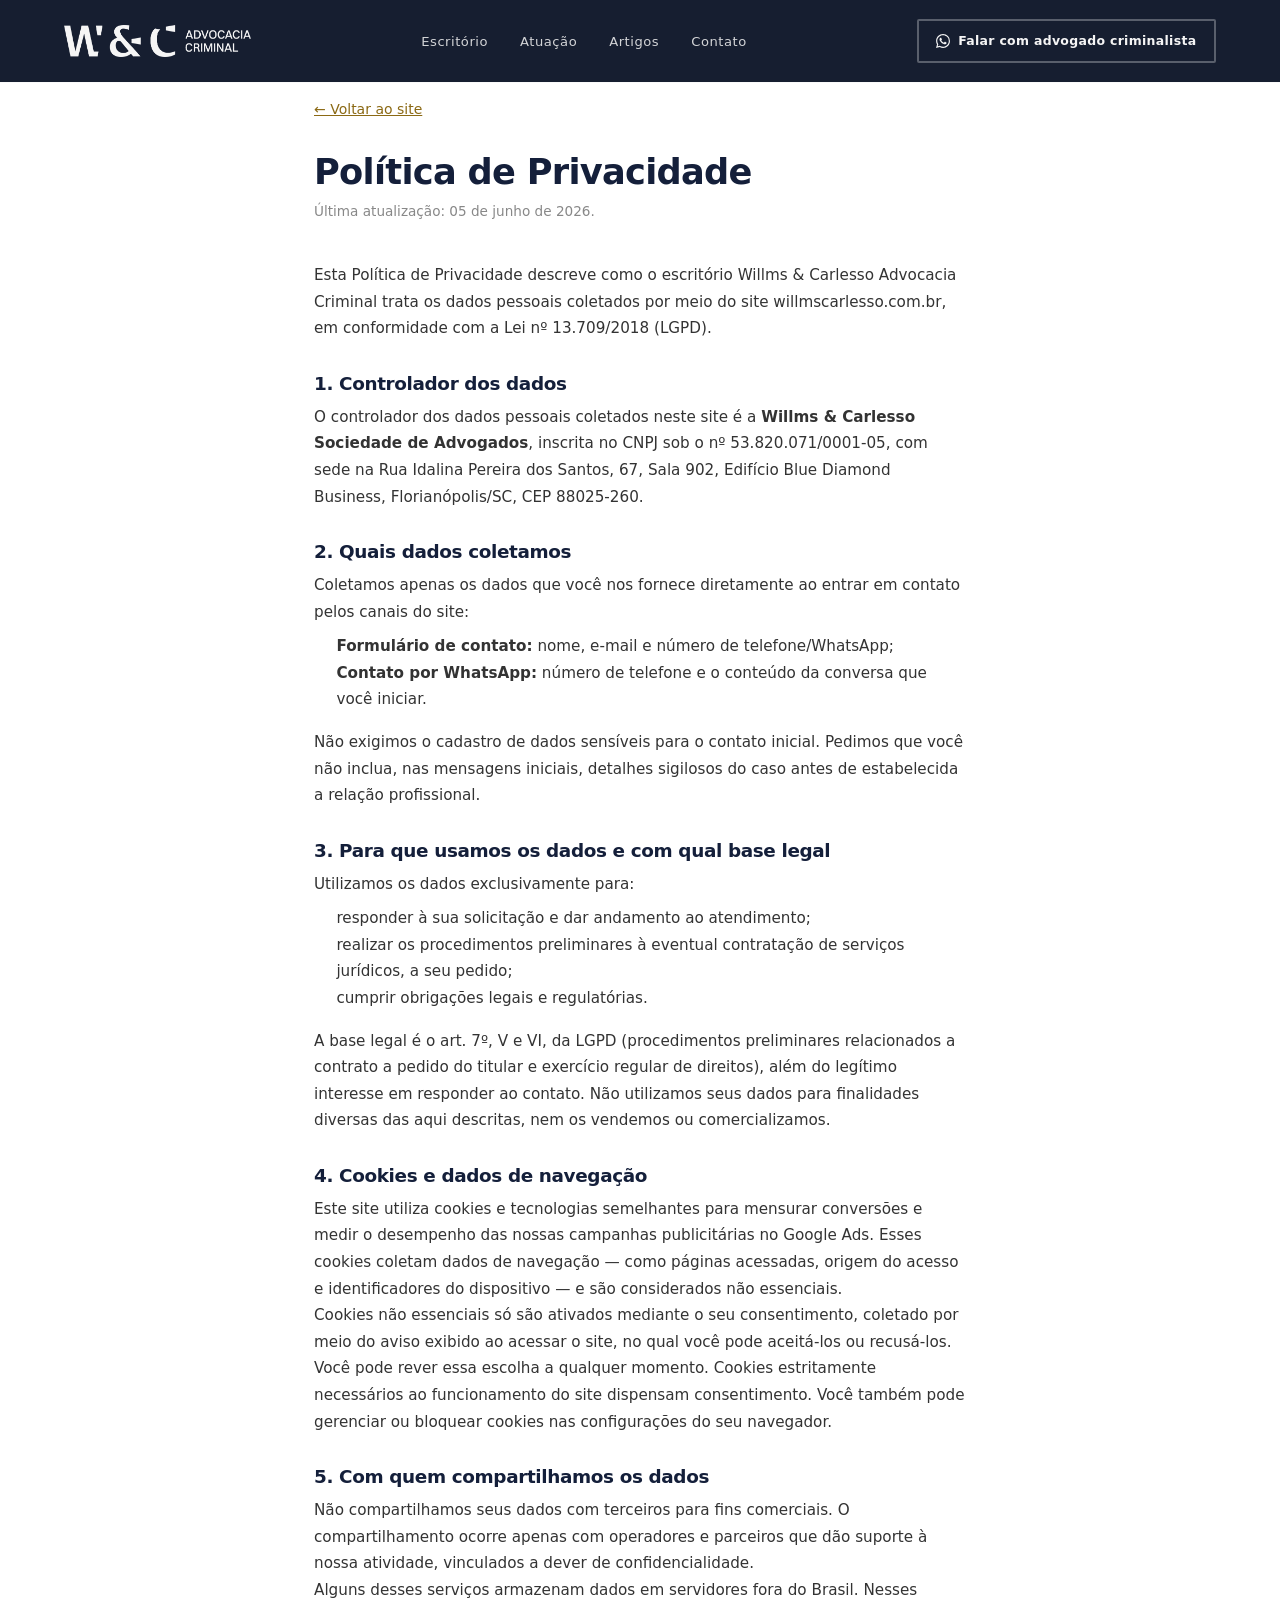
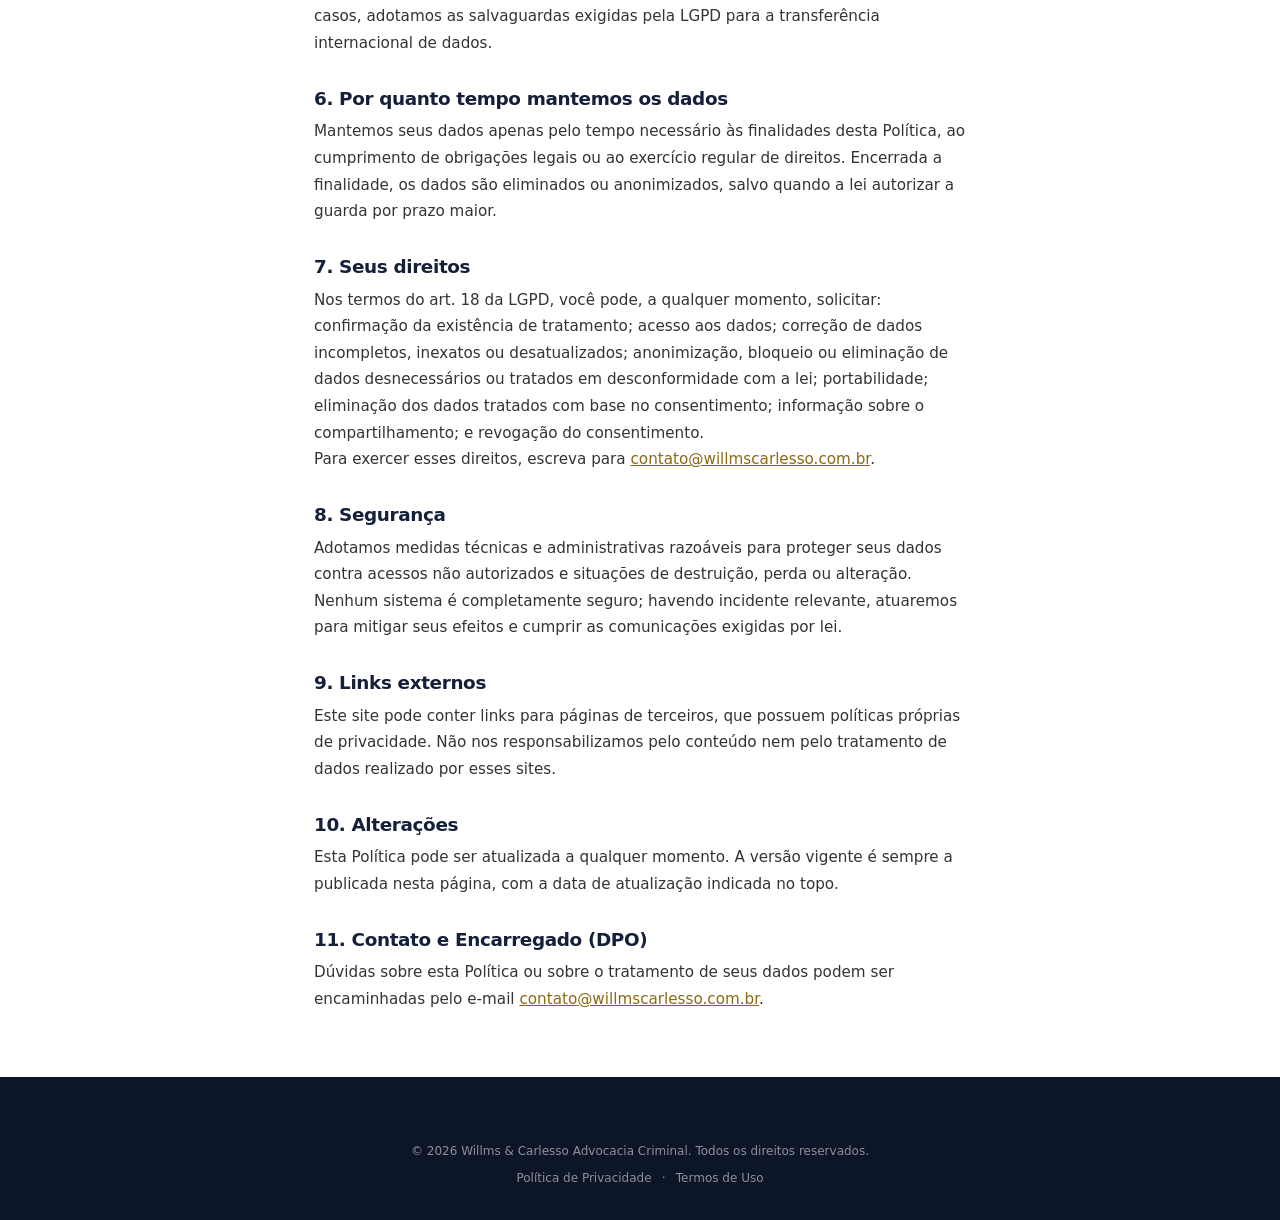
<file: politica-de-privacidade.html>
<!DOCTYPE html>
<html lang="pt-BR">
<head>
  <!-- Microsoft Clarity -->
  <script type="text/javascript">
    (function(c,l,a,r,i,t,y){
        c[a]=c[a]||function(){(c[a].q=c[a].q||[]).push(arguments)};
        t=l.createElement(r);t.async=1;t.src="https://www.clarity.ms/tag/"+i;
        y=l.getElementsByTagName(r)[0];y.parentNode.insertBefore(t,y);
    })(window, document, "clarity", "script", "xe6qvoqdzt");
  </script>
  <!-- Google tag (gtag.js) -->
  <script async src="https://www.googletagmanager.com/gtag/js?id=G-EGDK4DMGCD"></script>
  <script>
    window.dataLayer = window.dataLayer || [];
    function gtag(){dataLayer.push(arguments);}
    gtag('js', new Date());
    gtag('config', 'G-EGDK4DMGCD');
  </script>
  <meta charset="UTF-8">
  <meta name="viewport" content="width=device-width, initial-scale=1.0">
  <title>Política de Privacidade — Willms & Carlesso Advocacia Criminal</title>
  <meta name="robots" content="noindex, follow">
  <link rel="icon" href="img/favicon.png" type="image/png">
  <link rel="stylesheet" href="css/style.css">
  <style>
    .legal-page {
      padding: 6rem 0 4rem;
      min-height: 80vh;
    }
    .legal-page h1 {
      font-size: clamp(1.6rem, 3vw, 2.2rem);
      margin-bottom: .5rem;
    }
    .legal-page .updated {
      font-size: .85rem;
      color: var(--clr-muted, #888);
      margin-bottom: 2.5rem;
      display: block;
    }
    .legal-page h2 {
      font-size: 1.15rem;
      margin: 2rem 0 .6rem;
    }
    .legal-page p,
    .legal-page li {
      font-size: .95rem;
      line-height: 1.75;
      color: var(--clr-body, #333);
    }
    .legal-page ul {
      padding-left: 1.4rem;
      margin: .5rem 0 1rem;
    }
    .legal-page a {
      color: var(--clr-accent, #8b6914);
      text-decoration: underline;
    }
    .legal-back {
      display: inline-flex;
      align-items: center;
      gap: .4rem;
      font-size: .875rem;
      color: var(--clr-muted, #888);
      text-decoration: none;
      margin-bottom: 2rem;
      transition: color .2s;
    }
    .legal-back:hover { color: var(--clr-accent, #8b6914); }
  </style>
</head>
<body class="legal-body">

  <!-- ===== NAV ===== -->
  <nav class="nav" id="nav">
    <div class="nav__inner">
      <a href="index.html" class="nav__logo">
        <img src="img/logo/Siglas_completas.png" alt="Willms &amp; Carlesso Advocacia Criminal" class="logo-img">
      </a>
      <ul class="nav__menu" id="navMenu">
        <li><a href="index.html#sobre"   class="nav__link">Escritório</a></li>
        <li><a href="index.html#areas"   class="nav__link">Atuação</a></li>
        <li><a href="index.html#artigos" class="nav__link">Artigos</a></li>
        <li><a href="index.html#contato" class="nav__link">Contato</a></li>
      </ul>
      <a href="https://wa.me/5548988323919" target="_blank" rel="noopener" class="btn btn--outline-light nav__cta">
        <svg width="14" height="14" viewBox="0 0 24 24" fill="currentColor" aria-hidden="true"><path d="M17.472 14.382c-.297-.149-1.758-.867-2.03-.967-.273-.099-.471-.148-.67.15-.197.297-.767.966-.94 1.164-.173.199-.347.223-.644.075-.297-.15-1.255-.463-2.39-1.475-.883-.788-1.48-1.761-1.653-2.059-.173-.297-.018-.458.13-.606.134-.133.298-.347.446-.52.149-.174.198-.298.298-.497.099-.198.05-.371-.025-.52-.075-.149-.669-1.612-.916-2.207-.242-.579-.487-.5-.669-.51-.173-.008-.371-.01-.57-.01-.198 0-.52.074-.792.372-.272.297-1.04 1.016-1.04 2.479 0 1.462 1.065 2.875 1.213 3.074.149.198 2.096 3.2 5.077 4.487.709.306 1.262.489 1.694.625.712.227 1.36.195 1.871.118.571-.085 1.758-.719 2.006-1.413.248-.694.248-1.289.173-1.413-.074-.124-.272-.198-.57-.347m-5.421 7.403h-.004a9.87 9.87 0 01-5.031-1.378l-.361-.214-3.741.982.998-3.648-.235-.374a9.86 9.86 0 01-1.51-5.26c.001-5.45 4.436-9.884 9.888-9.884 2.64 0 5.122 1.03 6.988 2.898a9.825 9.825 0 012.893 6.994c-.003 5.45-4.437 9.884-9.885 9.884m8.413-18.297A11.815 11.815 0 0012.05 0C5.495 0 .16 5.335.157 11.892c0 2.096.547 4.142 1.588 5.945L.057 24l6.305-1.654a11.882 11.882 0 005.683 1.448h.005c6.554 0 11.89-5.335 11.893-11.893a11.821 11.821 0 00-3.48-8.413z"/></svg>
        Falar com advogado criminalista
      </a>
      <button class="nav__burger" id="navBurger" aria-label="Abrir menu" aria-expanded="false">
        <span></span><span></span><span></span>
      </button>
    </div>
  </nav>

  <!-- ===== CONTEÚDO ===== -->
  <main class="legal-page">
    <div class="container" style="max-width:780px">

      <a href="index.html" class="legal-back">
        ← Voltar ao site
      </a>

      <h1>Política de Privacidade</h1>
      <span class="updated">Última atualização: 05 de junho de 2026.</span>

      <p>Esta Política de Privacidade descreve como o escritório Willms &amp; Carlesso Advocacia Criminal trata os dados pessoais coletados por meio do site willmscarlesso.com.br, em conformidade com a Lei nº 13.709/2018 (LGPD).</p>

      <h2>1. Controlador dos dados</h2>
      <p>O controlador dos dados pessoais coletados neste site é a <strong>Willms &amp; Carlesso Sociedade de Advogados</strong>, inscrita no CNPJ sob o nº 53.820.071/0001-05, com sede na Rua Idalina Pereira dos Santos, 67, Sala 902, Edifício Blue Diamond Business, Florianópolis/SC, CEP 88025-260.</p>

      <h2>2. Quais dados coletamos</h2>
      <p>Coletamos apenas os dados que você nos fornece diretamente ao entrar em contato pelos canais do site:</p>
      <ul>
        <li><strong>Formulário de contato:</strong> nome, e-mail e número de telefone/WhatsApp;</li>
        <li><strong>Contato por WhatsApp:</strong> número de telefone e o conteúdo da conversa que você iniciar.</li>
      </ul>
      <p>Não exigimos o cadastro de dados sensíveis para o contato inicial. Pedimos que você não inclua, nas mensagens iniciais, detalhes sigilosos do caso antes de estabelecida a relação profissional.</p>

      <h2>3. Para que usamos os dados e com qual base legal</h2>
      <p>Utilizamos os dados exclusivamente para:</p>
      <ul>
        <li>responder à sua solicitação e dar andamento ao atendimento;</li>
        <li>realizar os procedimentos preliminares à eventual contratação de serviços jurídicos, a seu pedido;</li>
        <li>cumprir obrigações legais e regulatórias.</li>
      </ul>
      <p>A base legal é o art. 7º, V e VI, da LGPD (procedimentos preliminares relacionados a contrato a pedido do titular e exercício regular de direitos), além do legítimo interesse em responder ao contato. Não utilizamos seus dados para finalidades diversas das aqui descritas, nem os vendemos ou comercializamos.</p>

      <h2>4. Cookies e dados de navegação</h2>
      <p>Este site utiliza cookies e tecnologias semelhantes para mensurar conversões e medir o desempenho das nossas campanhas publicitárias no Google Ads. Esses cookies coletam dados de navegação — como páginas acessadas, origem do acesso e identificadores do dispositivo — e são considerados não essenciais.</p>
      <p>Cookies não essenciais só são ativados mediante o seu consentimento, coletado por meio do aviso exibido ao acessar o site, no qual você pode aceitá-los ou recusá-los. Você pode rever essa escolha a qualquer momento. Cookies estritamente necessários ao funcionamento do site dispensam consentimento. Você também pode gerenciar ou bloquear cookies nas configurações do seu navegador.</p>

      <h2>5. Com quem compartilhamos os dados</h2>
      <p>Não compartilhamos seus dados com terceiros para fins comerciais. O compartilhamento ocorre apenas com operadores e parceiros que dão suporte à nossa atividade, vinculados a dever de confidencialidade.</p>
      <p>Alguns desses serviços armazenam dados em servidores fora do Brasil. Nesses casos, adotamos as salvaguardas exigidas pela LGPD para a transferência internacional de dados.</p>

      <h2>6. Por quanto tempo mantemos os dados</h2>
      <p>Mantemos seus dados apenas pelo tempo necessário às finalidades desta Política, ao cumprimento de obrigações legais ou ao exercício regular de direitos. Encerrada a finalidade, os dados são eliminados ou anonimizados, salvo quando a lei autorizar a guarda por prazo maior.</p>

      <h2>7. Seus direitos</h2>
      <p>Nos termos do art. 18 da LGPD, você pode, a qualquer momento, solicitar: confirmação da existência de tratamento; acesso aos dados; correção de dados incompletos, inexatos ou desatualizados; anonimização, bloqueio ou eliminação de dados desnecessários ou tratados em desconformidade com a lei; portabilidade; eliminação dos dados tratados com base no consentimento; informação sobre o compartilhamento; e revogação do consentimento.</p>
      <p>Para exercer esses direitos, escreva para <a href="mailto:contato@willmscarlesso.com.br">contato@willmscarlesso.com.br</a>.</p>

      <h2>8. Segurança</h2>
      <p>Adotamos medidas técnicas e administrativas razoáveis para proteger seus dados contra acessos não autorizados e situações de destruição, perda ou alteração. Nenhum sistema é completamente seguro; havendo incidente relevante, atuaremos para mitigar seus efeitos e cumprir as comunicações exigidas por lei.</p>

      <h2>9. Links externos</h2>
      <p>Este site pode conter links para páginas de terceiros, que possuem políticas próprias de privacidade. Não nos responsabilizamos pelo conteúdo nem pelo tratamento de dados realizado por esses sites.</p>

      <h2>10. Alterações</h2>
      <p>Esta Política pode ser atualizada a qualquer momento. A versão vigente é sempre a publicada nesta página, com a data de atualização indicada no topo.</p>

      <h2>11. Contato e Encarregado (DPO)</h2>
      <p>Dúvidas sobre esta Política ou sobre o tratamento de seus dados podem ser encaminhadas pelo e-mail <a href="mailto:contato@willmscarlesso.com.br">contato@willmscarlesso.com.br</a>.</p>

    </div>
  </main>

  <!-- ===== FOOTER ===== -->
  <footer class="footer">
    <div class="container">
      <div class="footer__bottom">
        <p>© 2026 Willms &amp; Carlesso Advocacia Criminal. Todos os direitos reservados.</p>
        <p class="footer__legal-links">
          <a href="politica-de-privacidade.html">Política de Privacidade</a>
          <span aria-hidden="true">·</span>
          <a href="termos-de-uso.html">Termos de Uso</a>
        </p>
      </div>
    </div>
  </footer>

  <script src="js/main.js"></script>
</body>
</html>
</file>
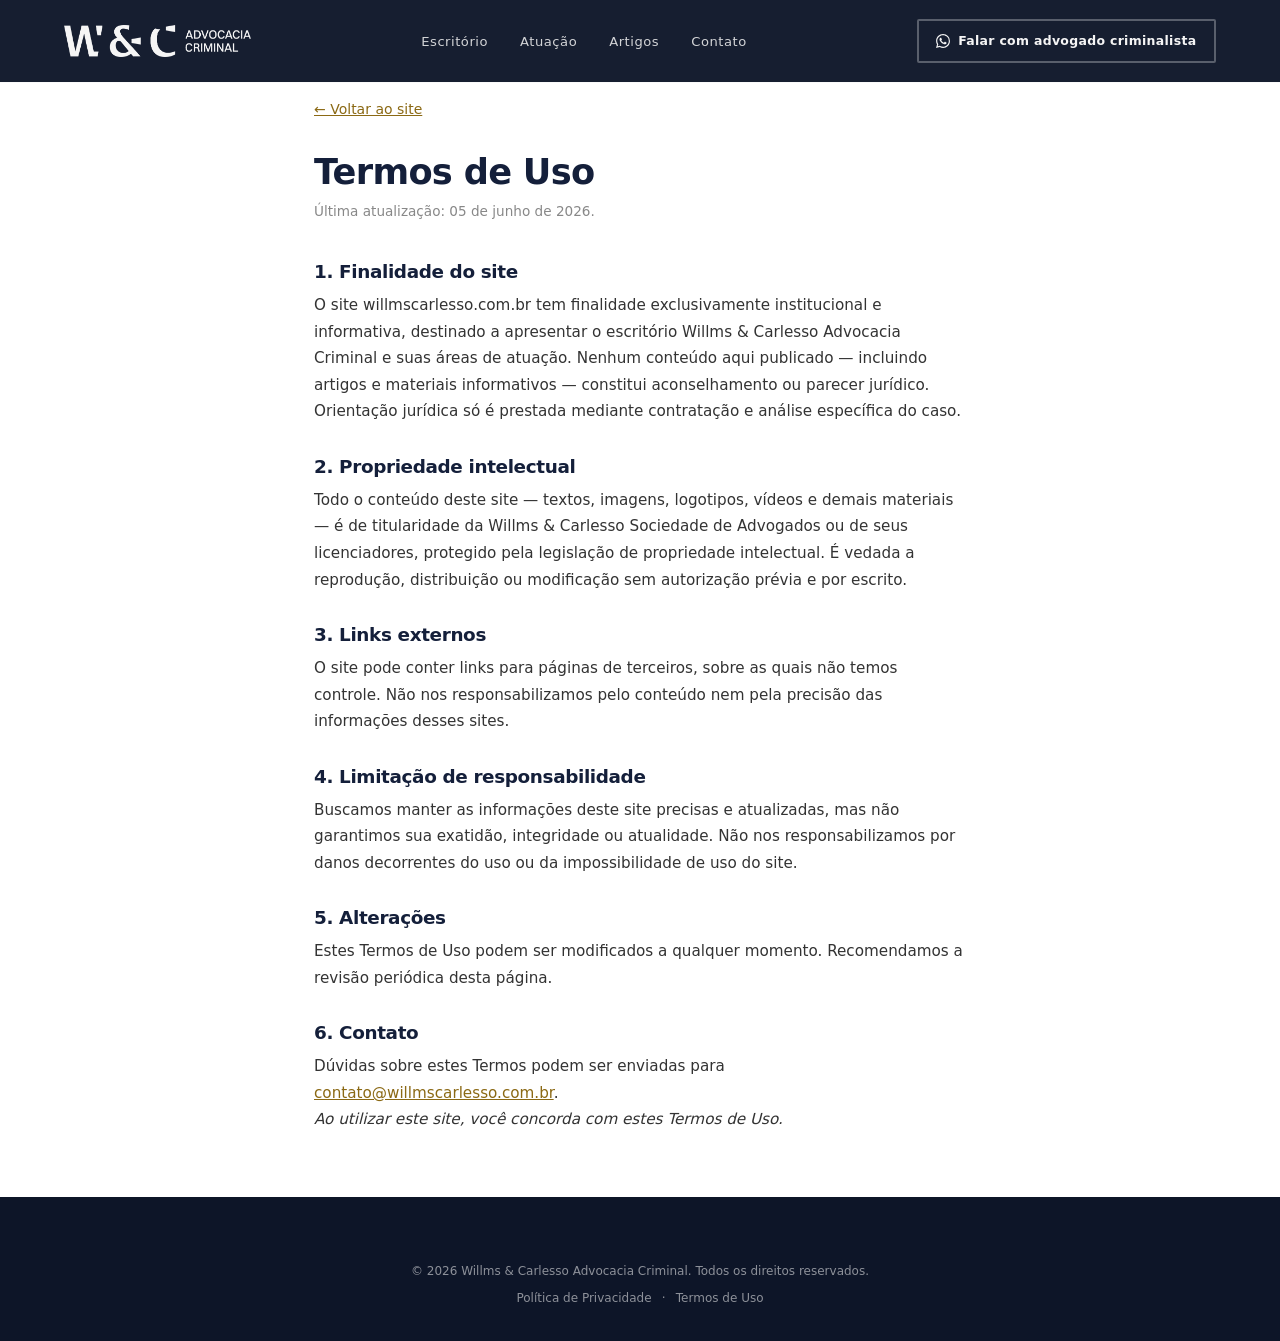
<file: termos-de-uso.html>
<!DOCTYPE html>
<html lang="pt-BR">
<head>
  <!-- Microsoft Clarity -->
  <script type="text/javascript">
    (function(c,l,a,r,i,t,y){
        c[a]=c[a]||function(){(c[a].q=c[a].q||[]).push(arguments)};
        t=l.createElement(r);t.async=1;t.src="https://www.clarity.ms/tag/"+i;
        y=l.getElementsByTagName(r)[0];y.parentNode.insertBefore(t,y);
    })(window, document, "clarity", "script", "xe6qvoqdzt");
  </script>
  <!-- Google tag (gtag.js) -->
  <script async src="https://www.googletagmanager.com/gtag/js?id=G-EGDK4DMGCD"></script>
  <script>
    window.dataLayer = window.dataLayer || [];
    function gtag(){dataLayer.push(arguments);}
    gtag('js', new Date());
    gtag('config', 'G-EGDK4DMGCD');
  </script>
  <meta charset="UTF-8">
  <meta name="viewport" content="width=device-width, initial-scale=1.0">
  <title>Termos de Uso — Willms & Carlesso Advocacia Criminal</title>
  <meta name="robots" content="noindex, follow">
  <link rel="icon" href="img/favicon.png" type="image/png">
  <link rel="stylesheet" href="css/style.css">
  <style>
    .legal-page {
      padding: 6rem 0 4rem;
      min-height: 80vh;
    }
    .legal-page h1 {
      font-size: clamp(1.6rem, 3vw, 2.2rem);
      margin-bottom: .5rem;
    }
    .legal-page .updated {
      font-size: .85rem;
      color: var(--clr-muted, #888);
      margin-bottom: 2.5rem;
      display: block;
    }
    .legal-page h2 {
      font-size: 1.15rem;
      margin: 2rem 0 .6rem;
    }
    .legal-page p,
    .legal-page li {
      font-size: .95rem;
      line-height: 1.75;
      color: var(--clr-body, #333);
    }
    .legal-page ul {
      padding-left: 1.4rem;
      margin: .5rem 0 1rem;
    }
    .legal-page a {
      color: var(--clr-accent, #8b6914);
      text-decoration: underline;
    }
    .legal-back {
      display: inline-flex;
      align-items: center;
      gap: .4rem;
      font-size: .875rem;
      color: var(--clr-muted, #888);
      text-decoration: none;
      margin-bottom: 2rem;
      transition: color .2s;
    }
    .legal-back:hover { color: var(--clr-accent, #8b6914); }
  </style>
</head>
<body class="legal-body">

  <!-- ===== NAV ===== -->
  <nav class="nav" id="nav">
    <div class="nav__inner">
      <a href="index.html" class="nav__logo">
        <img src="img/logo/Siglas_completas.png" alt="Willms &amp; Carlesso Advocacia Criminal" class="logo-img">
      </a>
      <ul class="nav__menu" id="navMenu">
        <li><a href="index.html#sobre"   class="nav__link">Escritório</a></li>
        <li><a href="index.html#areas"   class="nav__link">Atuação</a></li>
        <li><a href="index.html#artigos" class="nav__link">Artigos</a></li>
        <li><a href="index.html#contato" class="nav__link">Contato</a></li>
      </ul>
      <a href="https://wa.me/5548988323919" target="_blank" rel="noopener" class="btn btn--outline-light nav__cta">
        <svg width="14" height="14" viewBox="0 0 24 24" fill="currentColor" aria-hidden="true"><path d="M17.472 14.382c-.297-.149-1.758-.867-2.03-.967-.273-.099-.471-.148-.67.15-.197.297-.767.966-.94 1.164-.173.199-.347.223-.644.075-.297-.15-1.255-.463-2.39-1.475-.883-.788-1.48-1.761-1.653-2.059-.173-.297-.018-.458.13-.606.134-.133.298-.347.446-.52.149-.174.198-.298.298-.497.099-.198.05-.371-.025-.52-.075-.149-.669-1.612-.916-2.207-.242-.579-.487-.5-.669-.51-.173-.008-.371-.01-.57-.01-.198 0-.52.074-.792.372-.272.297-1.04 1.016-1.04 2.479 0 1.462 1.065 2.875 1.213 3.074.149.198 2.096 3.2 5.077 4.487.709.306 1.262.489 1.694.625.712.227 1.36.195 1.871.118.571-.085 1.758-.719 2.006-1.413.248-.694.248-1.289.173-1.413-.074-.124-.272-.198-.57-.347m-5.421 7.403h-.004a9.87 9.87 0 01-5.031-1.378l-.361-.214-3.741.982.998-3.648-.235-.374a9.86 9.86 0 01-1.51-5.26c.001-5.45 4.436-9.884 9.888-9.884 2.64 0 5.122 1.03 6.988 2.898a9.825 9.825 0 012.893 6.994c-.003 5.45-4.437 9.884-9.885 9.884m8.413-18.297A11.815 11.815 0 0012.05 0C5.495 0 .16 5.335.157 11.892c0 2.096.547 4.142 1.588 5.945L.057 24l6.305-1.654a11.882 11.882 0 005.683 1.448h.005c6.554 0 11.89-5.335 11.893-11.893a11.821 11.821 0 00-3.48-8.413z"/></svg>
        Falar com advogado criminalista
      </a>
      <button class="nav__burger" id="navBurger" aria-label="Abrir menu" aria-expanded="false">
        <span></span><span></span><span></span>
      </button>
    </div>
  </nav>

  <!-- ===== CONTEÚDO ===== -->
  <main class="legal-page">
    <div class="container" style="max-width:780px">

      <a href="index.html" class="legal-back">
        ← Voltar ao site
      </a>

      <h1>Termos de Uso</h1>
      <span class="updated">Última atualização: 05 de junho de 2026.</span>

      <h2>1. Finalidade do site</h2>
      <p>O site willmscarlesso.com.br tem finalidade exclusivamente institucional e informativa, destinado a apresentar o escritório Willms &amp; Carlesso Advocacia Criminal e suas áreas de atuação. Nenhum conteúdo aqui publicado — incluindo artigos e materiais informativos — constitui aconselhamento ou parecer jurídico. Orientação jurídica só é prestada mediante contratação e análise específica do caso.</p>

      <h2>2. Propriedade intelectual</h2>
      <p>Todo o conteúdo deste site — textos, imagens, logotipos, vídeos e demais materiais — é de titularidade da Willms &amp; Carlesso Sociedade de Advogados ou de seus licenciadores, protegido pela legislação de propriedade intelectual. É vedada a reprodução, distribuição ou modificação sem autorização prévia e por escrito.</p>

      <h2>3. Links externos</h2>
      <p>O site pode conter links para páginas de terceiros, sobre as quais não temos controle. Não nos responsabilizamos pelo conteúdo nem pela precisão das informações desses sites.</p>

      <h2>4. Limitação de responsabilidade</h2>
      <p>Buscamos manter as informações deste site precisas e atualizadas, mas não garantimos sua exatidão, integridade ou atualidade. Não nos responsabilizamos por danos decorrentes do uso ou da impossibilidade de uso do site.</p>

      <h2>5. Alterações</h2>
      <p>Estes Termos de Uso podem ser modificados a qualquer momento. Recomendamos a revisão periódica desta página.</p>

      <h2>6. Contato</h2>
      <p>Dúvidas sobre estes Termos podem ser enviadas para <a href="mailto:contato@willmscarlesso.com.br">contato@willmscarlesso.com.br</a>.</p>

      <p><em>Ao utilizar este site, você concorda com estes Termos de Uso.</em></p>

    </div>
  </main>

  <!-- ===== FOOTER ===== -->
  <footer class="footer">
    <div class="container">
      <div class="footer__bottom">
        <p>© 2026 Willms &amp; Carlesso Advocacia Criminal. Todos os direitos reservados.</p>
        <p class="footer__legal-links">
          <a href="politica-de-privacidade.html">Política de Privacidade</a>
          <span aria-hidden="true">·</span>
          <a href="termos-de-uso.html">Termos de Uso</a>
        </p>
      </div>
    </div>
  </footer>

  <script src="js/main.js"></script>
</body>
</html>
</file>
<file: css/style.css>
/* ============================================================
   WILLMS & CARLESSO — Landing Page Styles
   Brand Manual: Mar.2026 · Danke Design
   ============================================================ */

/* ---- Custom Properties ---- */
:root {
  --navy:      #141F3A;
  --navy-2:    #0D1528;
  --navy-3:    #1a2848;
  --gray:      #A8A7AF;
  --gray-2:    #6B6A72;
  --gray-3:    #D4D3D9;
  --off-white: #F5F5F5;
  --white:     #FFFFFF;

  --font-h: 'Plus Jakarta Sans', system-ui, -apple-system, sans-serif;
  --font-b: 'Switzer', 'Plus Jakarta Sans', system-ui, sans-serif;

  --max-w:     1280px;
  --pad-x:     clamp(1.25rem, 5vw, 4rem);
  --section-y: clamp(5rem, 9vw, 8rem);

  --ease: cubic-bezier(.22,.68,0,1.2);
  --dur:  .3s;
}

/* ============================================================
   RESET
   ============================================================ */
*, *::before, *::after { margin: 0; padding: 0; box-sizing: border-box; }
html { scroll-behavior: smooth; font-size: 16px; }
body {
  font-family: var(--font-b);
  color: var(--navy);
  background: var(--white);
  line-height: 1.65;
  overflow-x: hidden;
  -webkit-font-smoothing: antialiased;
  -moz-osx-font-smoothing: grayscale;
}
img  { max-width: 100%; display: block; }
a    { text-decoration: none; color: inherit; }
ul   { list-style: none; }
button { cursor: pointer; border: none; background: none; font-family: inherit; }

/* ============================================================
   TYPOGRAPHY
   ============================================================ */
h1, h2, h3, h4 {
  font-family: var(--font-h);
  line-height: 1.1;
  letter-spacing: -.02em;
}
h1 { font-size: clamp(2.1rem, 5.5vw, 4.5rem); font-weight: 800; }
h2 { font-size: clamp(1.9rem, 3.5vw, 3rem);   font-weight: 700; }
h3 { font-size: clamp(1.1rem, 1.8vw, 1.4rem); font-weight: 600; letter-spacing: -.01em; }
p  {
  font-family: var(--font-b);
  font-size: clamp(.9rem, 1.3vw, 1.05rem);
  line-height: 1.72;
  color: var(--gray-2);
}

/* ============================================================
   UTILITIES
   ============================================================ */
.container {
  max-width: var(--max-w);
  margin: 0 auto;
  padding: 0 var(--pad-x);
}
.section { padding: var(--section-y) 0; }

/* Anchor scroll offset so sections clear the fixed nav */
section[id] { scroll-margin-top: 80px; }

.eyebrow {
  display: block;
  font-family: var(--font-b);
  font-size: .7rem;
  font-weight: 600;
  letter-spacing: .18em;
  text-transform: uppercase;
  color: var(--gray-2);
  margin-bottom: .875rem;
}
.eyebrow--light { color: rgba(245,245,245,.75); }

.section-header          { max-width: 640px; margin-bottom: clamp(2.25rem, 5vw, 3.5rem); }
.section-header h2       { margin-bottom: .4rem; }
.section-header p        { margin-top: .75rem; }
.section-header--light h2 { color: var(--off-white); }
.section-header--light p  { color: rgba(245,245,245,.82); }

.stars { color: #FBBC05; font-size: .9rem; letter-spacing: 2px; }

/* ============================================================
   REVEAL ANIMATIONS
   ============================================================ */
.reveal {
  opacity: 0;
  transform: translateY(24px);
  transition: opacity .6s ease, transform .6s ease;
}
.reveal.visible          { opacity: 1; transform: translateY(0); }
.reveal--delay.visible   { transition-delay: .1s; }
.reveal--delay-2.visible { transition-delay: .2s; }

@media (prefers-reduced-motion: reduce) {
  .reveal { opacity: 1; transform: none; transition: none; }
  html { scroll-behavior: auto; }
  .hero__beam, .hero__beam--2 { animation: none; }
}

/* ============================================================
   BUTTONS
   ============================================================ */
.btn {
  display: inline-flex;
  align-items: center;
  justify-content: center;
  gap: .5rem;
  min-height: 44px;
  padding: .8rem 1.6rem;
  font-family: var(--font-b);
  font-size: .875rem;
  font-weight: 600;
  letter-spacing: .025em;
  border-radius: 2px;
  border: 2px solid transparent;
  transition: background var(--dur), border-color var(--dur), color var(--dur),
              transform var(--dur) var(--ease), box-shadow var(--dur);
  white-space: nowrap;
}
.btn:hover  { transform: translateY(-2px); }
.btn:active { transform: translateY(0); }

.btn--primary {
  background: var(--navy); color: var(--off-white); border-color: var(--navy);
}
.btn--primary:hover {
  background: var(--navy-3); border-color: var(--navy-3);
  box-shadow: 0 8px 24px rgba(20,31,58,.22);
}

.btn--light {
  background: var(--off-white); color: var(--navy); border-color: var(--off-white);
}
.btn--light:hover {
  background: var(--white); border-color: var(--white);
  box-shadow: 0 8px 24px rgba(245,245,245,.12);
}

.btn--outline-light {
  background: transparent; color: var(--off-white);
  border-color: rgba(245,245,245,.3);
}
.btn--outline-light:hover {
  background: rgba(245,245,245,.07); border-color: rgba(245,245,245,.65);
}

.btn--ghost {
  background: transparent; color: rgba(245,245,245,.7);
  border-color: rgba(245,245,245,.22);
}
.btn--ghost:hover {
  color: var(--off-white); border-color: rgba(245,245,245,.5);
  background: rgba(245,245,245,.05);
}

.btn--lg   { padding: .95rem 2rem; font-size: .95rem; }
.btn--full { width: 100%; justify-content: center; }

/* ============================================================
   LOGO
   ============================================================ */
.logo-img {
  display: block;
  height: 32px;
  width: auto;
  transition: opacity var(--dur);
}
.nav__logo:hover .logo-img { opacity: .82; }
.logo-img--mark { height: 38px; }
.logo-img--footer { height: 36px; margin-bottom: .25rem; }

/* Legacy text logo (kept for any inline references) */
.logo-mark {
  font-family: var(--font-h); font-size: 1.45rem; font-weight: 800;
  letter-spacing: -.025em; color: var(--off-white); line-height: 1; display: block;
}
.logo-sub {
  font-family: var(--font-b); font-size: .52rem; font-weight: 600;
  letter-spacing: .2em; text-transform: uppercase; color: var(--gray);
  line-height: 1; margin-top: 3px; display: block;
}

/* ============================================================
   NAVIGATION
   ============================================================ */
.nav {
  position: fixed; inset: 0 0 auto; z-index: 900;
  transition: background var(--dur), backdrop-filter var(--dur), box-shadow var(--dur),
              transform .4s ease, opacity .3s ease;
}
.nav.scrolled {
  background: rgba(13,21,40,.96);
  backdrop-filter: blur(14px);
  -webkit-backdrop-filter: blur(14px);
  box-shadow: 0 1px 0 rgba(168,167,175,.07);
}
/* Esconde a nav quando o footer está visível (evita "duas logos") */
.nav.nav--hidden {
  transform: translateY(-100%);
  opacity: 0;
  pointer-events: none;
}
.nav__inner {
  display: flex; align-items: center; justify-content: space-between; gap: 2rem;
  padding: 1.2rem var(--pad-x);
  max-width: var(--max-w); margin: 0 auto;
}
.nav__menu { display: flex; align-items: center; gap: 2rem; }
.nav__link {
  font-family: var(--font-b); font-size: .82rem; font-weight: 500;
  letter-spacing: .04em; color: rgba(245,245,245,.85);
  transition: color var(--dur); position: relative;
}
.nav__link::after {
  content: ''; position: absolute; bottom: -3px; left: 0; right: 100%;
  height: 1px; background: var(--off-white); transition: right var(--dur);
}
.nav__link:hover,
.nav__link.active { color: var(--off-white); }
.nav__link:hover::after,
.nav__link.active::after { right: 0; }

.nav__cta { font-size: .78rem; padding: .55rem 1.1rem; }

.nav__burger {
  display: none; flex-direction: column; gap: 5px; padding: 4px; z-index: 1001;
}
.nav__burger span {
  display: block; width: 22px; height: 2px; background: var(--off-white);
  border-radius: 2px; transition: transform var(--dur), opacity var(--dur);
}
.nav__burger.open span:nth-child(1) { transform: rotate(45deg) translate(5px,5px); }
.nav__burger.open span:nth-child(2) { opacity: 0; }
.nav__burger.open span:nth-child(3) { transform: rotate(-45deg) translate(5px,-5px); }

/* ============================================================
   HERO
   ============================================================ */
.hero {
  position: relative;
  min-height: 100svh;
  background: var(--navy);
  background-image: url('../img/hero/bg_Hero.webp');
  background-size: cover;
  background-position: 70% center;
  overflow: hidden;
  display: flex;
  flex-direction: column;
}

/* Lighthouse beam */
.hero__beam {
  position: absolute; top: -20%; right: -10%;
  width: 80%; height: 140%;
  background: conic-gradient(
    from 205deg at 100% 25%,
    transparent 0deg,
    rgba(168,167,175,.025) 6deg,
    rgba(245,245,245,.055) 10deg,
    rgba(245,245,245,.032) 14deg,
    rgba(168,167,175,.018) 18deg,
    transparent 26deg
  );
  pointer-events: none;
  animation: beamSway 10s ease-in-out infinite alternate;
}
.hero__beam--2 {
  animation-delay: -5s; opacity: .55;
  background: conic-gradient(
    from 215deg at 100% 25%,
    transparent 0deg,
    rgba(168,167,175,.012) 8deg,
    rgba(245,245,245,.038) 13deg,
    rgba(168,167,175,.012) 18deg,
    transparent 26deg
  );
}
@keyframes beamSway {
  0%   { transform: rotate(-6deg); }
  100% { transform: rotate(6deg); }
}
.hero::before {
  content: '';
  position: absolute; inset: 0;
  background:
    linear-gradient(98deg,
      rgba(13,21,40,.96) 0%,
      rgba(13,21,40,.88) 38%,
      rgba(13,21,40,.62) 66%,
      rgba(13,21,40,.42) 100%
    ),
    linear-gradient(to bottom,
      rgba(13,21,40,.78) 0%,
      rgba(13,21,40,.25) 14%,
      transparent 38%,
      transparent 72%,
      rgba(13,21,40,.88) 100%
    );
  pointer-events: none;
}

/* Editorial grain texture over the photo */
.hero__grain {
  position: absolute; inset: 0;
  z-index: 0;
  pointer-events: none;
  opacity: .055;
  mix-blend-mode: overlay;
  background-image: url("data:image/svg+xml;utf8,<svg xmlns='http://www.w3.org/2000/svg' width='240' height='240'><filter id='n'><feTurbulence type='fractalNoise' baseFrequency='.85' numOctaves='3' stitchTiles='stitch'/><feColorMatrix values='0 0 0 0 1  0 0 0 0 1  0 0 0 0 1  0 0 0 .6 0'/></filter><rect width='100%25' height='100%25' filter='url(%23n)'/></svg>");
}

/* Hero container: single column, left-aligned */
.hero__container {
  flex: 1;
  width: 100%;
  max-width: var(--max-w);
  margin: 0 auto;
  padding:
    clamp(7rem, 14vw, 11rem)
    var(--pad-x)
    clamp(4rem, 8vw, 7rem)
    var(--pad-x);
  position: relative;
  z-index: 1;
  box-sizing: border-box;
  display: block;
}

.hero__content {
  max-width: 700px;
  margin-left: 0;
  margin-right: auto;
  text-align: left;
}

.hero__eyebrow { margin-bottom: 2.25rem; }

.hero__title {
  color: var(--off-white);
  margin-bottom: 2rem;
  font-weight: 800;
  letter-spacing: -.025em;
}
.hero__title em {
  font-style: italic;
  font-weight: 700;
  color: rgba(245,245,245,.94);
}

.hero__desc {
  font-size: clamp(.95rem, 1.4vw, 1.15rem);
  color: rgba(245,245,245,.85);
  max-width: 540px; margin-bottom: 2.75rem; line-height: 1.75;
}

.hero__actions {
  display: flex;
  align-items: center;
  flex-wrap: wrap;
  gap: 1rem 2rem;
}

/* Secondary CTA as text link with animated arrow */
.hero__link {
  display: inline-flex;
  align-items: center;
  gap: .75rem;
  font-family: var(--font-b);
  font-size: .9rem;
  font-weight: 500;
  letter-spacing: .02em;
  color: rgba(245,245,245,.88);
  padding: .5rem 0;
  position: relative;
  min-height: 44px;
}
.hero__link::after {
  content: '';
  position: absolute;
  left: 0; bottom: 6px;
  width: 100%; height: 1px;
  background: rgba(245,245,245,.28);
  transition: background var(--dur);
}
.hero__link:hover { color: var(--off-white); }
.hero__link:hover::after { background: var(--off-white); }
.hero__link-arrow {
  display: inline-block;
  transition: transform var(--dur) var(--ease);
}
.hero__link:hover .hero__link-arrow { transform: translateX(4px); }

/* Trust strip anchored at bottom of hero */
.hero__foot {
  position: relative;
  z-index: 1;
  background: rgba(13,21,40,.65);
  backdrop-filter: blur(10px);
  -webkit-backdrop-filter: blur(10px);
  border-top: 1px solid rgba(168,167,175,.08);
}
.hero__foot-inner {
  display: flex; align-items: center;
  column-gap: 2rem; row-gap: .625rem;
  padding: 1.125rem 0; flex-wrap: wrap;
}
/* 2-linhas centralizadas */
.hero__foot-inner--stacked {
  flex-direction: column;
  justify-content: center;
  align-items: center;
  text-align: center;
  gap: .5rem;
  padding: 1rem 0;
}
.hero__foot-inner--stacked .hero__foot-item { white-space: normal; }
.hero__foot-item {
  display: flex; align-items: center; gap: .5rem;
  font-family: var(--font-b); font-size: .76rem;
  color: rgba(245,245,245,.82); white-space: nowrap;
}
.hero__foot-item .stars { font-size: .78rem; letter-spacing: 1px; }
.hero__foot-review-link {
  display: flex; align-items: center; gap: .5rem;
  color: inherit; transition: opacity var(--dur);
}
.hero__foot-review-link:hover { opacity: .8; }
.hero__foot-sep {
  display: block; width: 1px; height: 14px;
  background: rgba(168,167,175,.18); flex-shrink: 0;
}

/* ============================================================
   DIFERENCIAIS
   ============================================================ */
/* ============================================================
   ARTIGOS
   ============================================================ */
.artigos { background: var(--white); border-top: 1px solid rgba(20,31,58,.06); }

.artigos__grid {
  display: grid;
  grid-template-columns: repeat(3, 1fr);
  gap: 1.5rem;
}

.art-card {
  display: flex;
  flex-direction: column;
  background: var(--off-white);
  overflow: hidden;
  color: var(--navy);
  transition: transform var(--dur) var(--ease), box-shadow var(--dur);
}
.art-card:hover {
  transform: translateY(-4px);
  box-shadow: 0 18px 40px rgba(20,31,58,.1);
}
.art-card__img {
  width: 100%;
  aspect-ratio: 16 / 10;
  overflow: hidden;
  background: var(--navy-2);
}
.art-card__img img {
  width: 100%; height: 100%;
  object-fit: cover;
  object-position: center;
  display: block;
  transition: transform .5s ease;
}
.art-card:hover .art-card__img img { transform: scale(1.04); }

/* Text-only variant (no preview image): top accent bar + roomier padding */
.art-card--text {
  border-top: 2px solid var(--navy);
}
.art-card--text .art-card__body {
  padding: 2rem 1.875rem 2.25rem;
  gap: .75rem;
}

.art-card__body {
  padding: 1.75rem 1.75rem 2rem;
  display: flex;
  flex-direction: column;
  flex: 1;
  gap: .625rem;
}
.art-card__meta {
  display: block;
  font-size: .72rem;
  font-weight: 600;
  letter-spacing: .1em;
  text-transform: uppercase;
  color: var(--gray-2);
}
.art-card h3 {
  font-size: 1.1rem;
  color: var(--navy);
  line-height: 1.3;
  margin: 0;
}
.art-card p {
  font-size: .875rem;
  line-height: 1.6;
  flex: 1;
}
.art-card__link {
  display: inline-block;
  margin-top: .5rem;
  font-family: var(--font-b);
  font-size: .85rem;
  font-weight: 600;
  color: var(--navy);
  letter-spacing: .02em;
  transition: gap var(--dur);
}
.art-card:hover .art-card__link { opacity: .7; }

/* ============================================================
   LEGACY DIFERENCIAIS (kept for any remaining references)
   ============================================================ */
.diferenciais { background: var(--white); border-top: 1px solid rgba(20,31,58,.06); }

.diferenciais__grid {
  display: grid;
  grid-template-columns: repeat(2, 1fr);
  gap: 1.25rem;
}

.dif-card {
  background: var(--off-white);
  padding: 2.25rem 2rem;
  border-top: 2px solid var(--navy);
  transition: transform var(--dur) var(--ease), box-shadow var(--dur);
}
.dif-card:hover {
  transform: translateY(-4px);
  box-shadow: 0 14px 40px rgba(20,31,58,.08);
}
.dif-card__num {
  display: block; font-family: var(--font-h);
  font-size: 2.5rem; font-weight: 800;
  color: var(--navy); opacity: .08;
  line-height: 1; margin-bottom: 1.25rem;
}
.dif-card h3 { color: var(--navy); margin-bottom: .625rem; }
.dif-card p  { font-size: .95rem; }

/* ============================================================
   SOBRE
   ============================================================ */
.sobre { background: var(--white); }

/* Editorial intro (centralizado) */
.sobre__intro {
  max-width: 820px;
  margin: 0 auto clamp(3.5rem, 6vw, 5rem);
  text-align: center;
}
.sobre__intro .section-header {
  max-width: none;
  margin: 0 auto 2.5rem;
  text-align: center;
}
.sobre__intro .section-header h2 {
  color: var(--navy);
  font-size: clamp(1.375rem, 4.2vw, 2.5rem);
  letter-spacing: -.025em;
  white-space: nowrap;
  line-height: 1.1;
}
.sobre__lead p {
  font-size: 1.02rem;
  line-height: 1.8;
  margin: 0 auto 1.15rem;
  max-width: 720px;
  color: var(--gray-2);
}
.sobre__lead p:last-child { margin-bottom: 0; }

/* CTA centered with subtle divider */
.sobre__cta {
  margin-top: clamp(3rem, 5vw, 4rem);
  padding-top: clamp(2rem, 4vw, 3rem);
  border-top: 1px solid rgba(20,31,58,.08);
  text-align: center;
}

/* Legacy 2-col grid kept (unused, harmless) */
.sobre__grid {
  display: grid;
  grid-template-columns: 1fr 1fr;
  gap: 4.5rem;
  align-items: stretch;
}

/* Visual column flex-fills so the photo can stretch with the content */
.sobre__visual { display: flex; }

/* Office photo — stretches to match content height */
.sobre__photo {
  width: 100%;
  flex: 1;
  min-height: 460px;
  overflow: hidden;
  border-radius: 2px;
  background: var(--navy-2);
}
.sobre__photo img {
  width: 100%; height: 100%;
  object-fit: cover;
  object-position: center center;
  display: block;
  transition: transform .6s ease;
}
.sobre__photo:hover img { transform: scale(1.03); }

/* Content column — vertically centered for visual balance */
.sobre__content {
  display: flex;
  flex-direction: column;
  justify-content: center;
}
.sobre__content h2 { color: var(--navy); margin-bottom: 1.25rem; }
.sobre__content p  { margin-bottom: 1.1rem; }
.sobre__content .btn { align-self: flex-start; margin-top: .75rem; }

/* Stats — full-width band with vertical separators */
.sobre__stats {
  display: grid;
  grid-template-columns: repeat(3, 1fr);
  gap: 0;
  margin-top: 4.5rem;
  padding: 2.5rem 0;
  border-top: 1px solid rgba(20,31,58,.08);
  border-bottom: 1px solid rgba(20,31,58,.08);
}
.sobre__stats .stat {
  text-align: center;
  padding: 0 1.5rem;
  position: relative;
}
.sobre__stats .stat + .stat::before {
  content: '';
  position: absolute;
  left: 0; top: 18%; bottom: 18%;
  width: 1px;
  background: rgba(20,31,58,.08);
}
.stat__n {
  display: block;
  font-family: var(--font-h);
  font-size: clamp(1.875rem, 3vw, 2.5rem);
  font-weight: 800;
  color: var(--navy);
  line-height: 1;
  letter-spacing: -.02em;
}
.stat__l {
  display: block;
  font-size: .72rem;
  font-weight: 600;
  letter-spacing: .12em;
  text-transform: uppercase;
  color: var(--gray-2);
  margin-top: .625rem;
}

/* ============================================================
   ÁREAS — editorial split (intro sticky + lista numerada)
   ============================================================ */
.areas { background: var(--navy); }

.areas__layout {
  display: grid;
  grid-template-columns: 0.85fr 1.15fr;
  gap: 4.5rem;
  align-items: start;
}

/* Intro column (sticky on scroll) */
.areas__intro { position: sticky; top: 110px; }
.areas__intro .section-header { margin-bottom: 2.25rem; max-width: none; }
.areas__intro .section-header p { font-size: .95rem; line-height: 1.75; }
.areas__cta { text-align: left; }

/* List of areas (right column) */
.areas__list {
  list-style: none;
  margin: 0;
  padding: 0;
  display: flex;
  flex-direction: column;
}
.area-row {
  display: grid;
  grid-template-columns: 56px 1fr;
  gap: 1.5rem;
  align-items: start;
  padding: 1.75rem 0;
  border-bottom: 1px solid rgba(168,167,175,.12);
  transition: padding-left var(--dur) var(--ease);
}
.area-row:first-child {
  border-top: 1px solid rgba(168,167,175,.12);
}
.area-row:hover { padding-left: 8px; }
.area-row__n {
  font-family: var(--font-h);
  font-size: 1.625rem;
  font-weight: 800;
  color: rgba(168,167,175,.45);
  letter-spacing: -.02em;
  line-height: 1;
  padding-top: .375rem;
}
.area-row__body h3 {
  font-size: 1.2rem;
  color: var(--off-white);
  margin-bottom: .5rem;
  font-weight: 600;
  letter-spacing: -.01em;
}
.area-row__body p {
  font-size: .9rem;
  color: rgba(245,245,245,.78);
  line-height: 1.65;
}

/* ============================================================
   EQUIPE
   ============================================================ */
.equipe { background: var(--off-white); }

.equipe__grid {
  display: grid;
  grid-template-columns: repeat(2, 1fr);
  gap: 3rem;
  max-width: 900px;
  margin: 0 auto;
  align-items: start;
}

.adv-card {
  background: transparent;
  transition: transform var(--dur) var(--ease);
}
.adv-card:hover { transform: translateY(-3px); }

.adv-card__photo {
  width: 100%;
  aspect-ratio: 4 / 5;
  overflow: hidden;
  background: var(--navy-2);
  margin-bottom: 1.5rem;
  position: relative;
}
.adv-card__photo img {
  width: 100%; height: 100%;
  object-fit: cover;
  object-position: center top;
  display: block;
  transition: transform .5s ease;
}
.adv-card:hover .adv-card__photo img { transform: scale(1.04); }

/* William: zoom 110% para padronizar o enquadramento com o do Henrique */
.adv-card__photo img[src*="william"] {
  transform: scale(1.1);
  transform-origin: center center;
  object-position: center center;
}
.adv-card:hover .adv-card__photo img[src*="william"] {
  transform: scale(1.14);
}

.adv-card__body {
  padding: 0 .25rem;
}
.adv-card__role {
  display: block; font-size: .68rem; font-weight: 600;
  letter-spacing: .2em; text-transform: uppercase;
  color: var(--gray-2); margin-bottom: .5rem;
}
.adv-card h3   {
  font-size: clamp(1.3rem, 2vw, 1.6rem);
  color: var(--navy); margin-bottom: .25rem;
  letter-spacing: -.015em;
}
.adv-card__oab {
  font-size: .8rem; color: var(--gray-2);
  margin-bottom: 1rem; font-weight: 500;
  letter-spacing: .05em;
}
.adv-card p {
  font-size: .9rem; line-height: 1.7;
  color: var(--gray-2);
}

.equipe__cta {
  text-align: center;
  padding-top: 2.5rem;
  border-top: 1px solid rgba(20,31,58,.08);
}

/* ============================================================
   METODOLOGIA — horizontal flow
   ============================================================ */
.metodologia { background: var(--navy); }
.metodologia .section-header {
  text-align: center;
  margin-left: auto;
  margin-right: auto;
}

.steps {
  display: grid;
  grid-template-columns: repeat(4, 1fr);
  gap: 2rem;
  position: relative;
  max-width: 1140px;
  margin: 0 auto 3.5rem;
}

/* Horizontal connecting line behind the circles */
.steps::before {
  content: '';
  position: absolute;
  top: 32px;
  left: 10%;
  right: 10%;
  height: 1px;
  background: linear-gradient(to right,
    rgba(168,167,175,0) 0%,
    rgba(168,167,175,.22) 14%,
    rgba(168,167,175,.22) 86%,
    rgba(168,167,175,0) 100%
  );
  z-index: 0;
}

.step {
  position: relative;
  z-index: 1;
  text-align: center;
}

.step__num {
  width: 64px;
  height: 64px;
  border-radius: 50%;
  background: var(--navy);
  border: 1px solid rgba(168,167,175,.3);
  color: var(--off-white);
  display: flex;
  align-items: center;
  justify-content: center;
  font-family: var(--font-h);
  font-size: 1.05rem;
  font-weight: 700;
  letter-spacing: .02em;
  margin: 0 auto 1.75rem;
  transition: border-color var(--dur), background var(--dur), transform var(--dur) var(--ease);
}
.step:hover .step__num {
  border-color: rgba(245,245,245,.5);
  background: var(--navy-3);
  transform: scale(1.05);
}

.step__body h3 {
  font-size: 1.05rem;
  color: var(--off-white);
  margin-bottom: .75rem;
  font-weight: 600;
  letter-spacing: -.01em;
}
.step__body p {
  font-size: .88rem;
  color: rgba(245,245,245,.82);
  line-height: 1.7;
  max-width: 280px;
  margin: 0 auto;
}

.metodologia__cta { text-align: center; }

/* ============================================================
   DEPOIMENTOS
   ============================================================ */
.depoimentos { background: var(--off-white); }
.depoimentos .dep-card {
  background: var(--white);
  box-shadow: 0 1px 3px rgba(20,31,58,.04);
}

.google-badge {
  display: inline-flex; align-items: center; gap: .75rem;
  margin-top: 1rem; flex-wrap: wrap;
  transition: opacity var(--dur);
}
a.google-badge:hover { opacity: .75; }
.google-badge__logo {
  font-family: var(--font-h); font-size: 1.1rem; font-weight: 700;
  background: linear-gradient(90deg, #4285F4 0%, #EA4335 33%, #FBBC05 66%, #34A853 100%);
  -webkit-background-clip: text; -webkit-text-fill-color: transparent; background-clip: text;
}
.google-badge__info { font-size: .82rem; color: var(--gray-2); }

.depoimentos__grid {
  display: grid; grid-template-columns: repeat(3,1fr); gap: 1.25rem;
}

/* Dots indicators (mostrados só no mobile) */
.depoimentos__dots {
  display: none;
  justify-content: center;
  gap: .5rem;
  margin-top: 1.5rem;
}
.depoimentos__dots button {
  width: 8px; height: 8px; border-radius: 50%;
  background: rgba(20,31,58,.2);
  border: 0;
  padding: 0;
  cursor: pointer;
  transition: background var(--dur), transform var(--dur);
}
.depoimentos__dots button[aria-current="true"] {
  background: var(--navy);
  transform: scale(1.25);
}
.dep-card {
  padding: 2rem 1.75rem; background: var(--off-white);
  border-left: 3px solid var(--navy);
}
.dep-card .stars { display: block; margin-bottom: .875rem; }
.dep-card p {
  font-size: .9rem; font-style: italic; color: var(--navy); opacity: .75;
  margin-bottom: 1.25rem; line-height: 1.65;
}
.dep-card__author {
  font-size: .7rem; font-weight: 600; letter-spacing: .1em;
  text-transform: uppercase; color: var(--gray-2);
}

/* ============================================================
   CTA MID — banda de conversão entre depoimentos e FAQ
   ============================================================ */
.cta-mid {
  position: relative;
  background-color: var(--navy-2);
  background-image:
    linear-gradient(100deg,
      rgba(13,21,40,.94) 0%,
      rgba(13,21,40,.85) 45%,
      rgba(13,21,40,.65) 80%,
      rgba(13,21,40,.55) 100%
    ),
    linear-gradient(to bottom,
      rgba(13,21,40,.55) 0%,
      rgba(13,21,40,.15) 30%,
      rgba(13,21,40,.15) 70%,
      rgba(13,21,40,.55) 100%
    ),
    url('../img/cta/bg_CTA.jpg');
  background-size: cover, cover, cover;
  background-position: center, center, center;
  background-repeat: no-repeat;
  border-top: 1px solid rgba(168,167,175,.06);
  border-bottom: 1px solid rgba(168,167,175,.06);
  padding: 6rem 0;
  overflow: hidden;
}

.cta-mid__inner {
  display: flex;
  align-items: center;
  justify-content: space-between;
  gap: 3rem;
  flex-wrap: wrap;
}
.cta-mid__text h2 {
  color: var(--off-white);
  font-size: clamp(1.75rem, 3vw, 2.5rem);
  margin-bottom: .5rem;
}
.cta-mid__text p {
  color: rgba(245,245,245,.88);
  max-width: 480px;
  margin-top: .5rem;
}
.cta-mid__btn { flex-shrink: 0; }

/* ============================================================
   FAQ — com sidebar sticky
   ============================================================ */
.faq { background: var(--navy); }

.faq__layout {
  display: grid;
  grid-template-columns: 1fr 280px;
  gap: 4rem;
  align-items: start;
}

/* Main FAQ list */
.faq__list { }
.faq-item { border-bottom: 1px solid rgba(168,167,175,.1); }
.faq-item:first-child { border-top: 1px solid rgba(168,167,175,.1); }

.faq-item__q {
  display: flex; justify-content: space-between; align-items: center;
  width: 100%; padding: 1.5rem 0; min-height: 60px;
  font-family: var(--font-b); font-size: .975rem; font-weight: 500;
  color: var(--off-white); gap: 1.5rem; text-align: left;
  transition: color var(--dur);
}
.faq-item__q:hover { color: var(--gray-3); }
.faq-item__ico {
  flex-shrink: 0; font-family: var(--font-h); font-size: 1.375rem;
  font-weight: 300; color: var(--gray); line-height: 1;
  transition: transform var(--dur) var(--ease), color var(--dur);
}
.faq-item.open .faq-item__ico { transform: rotate(45deg); color: var(--off-white); }

.faq-item__a {
  overflow: hidden; max-height: 0;
  transition: max-height .4s ease, padding-bottom .4s ease;
  padding-bottom: 0;
}
.faq-item__a[data-open] { max-height: 400px; padding-bottom: 1.375rem; }
.faq-item__a p {
  font-size: .9rem; color: rgba(245,245,245,.82); line-height: 1.72;
}

/* FAQ sidebar */
.faq__side { position: sticky; top: 100px; }
.faq__side-card {
  background: rgba(245,245,245,.04);
  border: 1px solid rgba(168,167,175,.12);
  padding: 2rem 1.75rem;
}
.faq__side-card h3 { color: var(--off-white); font-size: 1.15rem; margin-bottom: .5rem; }
.faq__side-card > p { font-size: .875rem; color: rgba(245,245,245,.82); margin-bottom: 1.5rem; }
.faq__side-contacts {
  margin-top: 1.25rem; display: flex; flex-direction: column; gap: .5rem;
}
.faq__side-link {
  font-family: var(--font-b); font-size: .78rem;
  color: rgba(245,245,245,.75); transition: color var(--dur);
  word-break: break-all;
}
.faq__side-link:hover { color: var(--off-white); }

/* ============================================================
   CONTATO — CTA como header, escritórios abaixo
   ============================================================ */
.contato { background: var(--off-white); }

.contato__header {
  display: flex;
  justify-content: space-between;
  align-items: flex-end;
  gap: 2rem;
  padding-bottom: 3rem;
  margin-bottom: 2.5rem;
  border-bottom: 1px solid rgba(20,31,58,.1);
  flex-wrap: wrap;
}
.contato__header-text h2 { color: var(--navy); margin-bottom: .375rem; }
.contato__header-text p  { margin-top: 0; font-size: .95rem; }
.contato__header-btn { flex-shrink: 0; }

.contato__offices {
  display: grid;
  grid-template-columns: repeat(3,1fr);
  gap: 1.25rem;
}
.escritorio {
  background: var(--white); padding: 2rem 1.75rem;
  border-top: 2px solid var(--navy);
}
.escritorio h3 { font-size: 1.05rem; color: var(--navy); margin-bottom: .875rem; font-weight: 600; }
.escritorio p  { font-size: .875rem; margin-bottom: .4rem; }
.escritorio p:last-child { margin-bottom: 0; }
.escritorio--social p a {
  color: var(--navy); transition: opacity var(--dur);
  text-decoration: underline; text-underline-offset: 3px;
}
.escritorio--social p a:hover { opacity: .65; }

/* Two-column layout: cards (left) + form (right) */
.contato__layout {
  display: grid;
  grid-template-columns: 0.85fr 1.15fr;
  gap: 3.5rem;
  align-items: stretch;
}

/* LEFT: stacked contact cards — flex column that stretches to match form */
.contato__cards {
  display: flex;
  flex-direction: column;
  gap: 1rem;
}
.contact-card {
  background: var(--white);
  padding: 1.875rem 1.875rem;
  border-top: 2px solid var(--navy);
  flex: 1;
  display: flex;
  flex-direction: column;
  justify-content: center;
}
.contact-card__label {
  display: block;
  font-family: var(--font-b);
  font-size: .7rem;
  font-weight: 600;
  letter-spacing: .18em;
  text-transform: uppercase;
  color: var(--gray-2);
  margin-bottom: 1rem;
}
.contact-card p {
  font-size: .9rem;
  color: var(--navy);
  line-height: 1.7;
  margin: 0;
}

/* Atendimento card — phone large on white bg */
.contact-card__phone {
  display: block;
  font-family: var(--font-h);
  font-size: clamp(1.25rem, 2vw, 1.55rem);
  font-weight: 800;
  color: var(--navy);
  letter-spacing: -.015em;
  margin-bottom: .5rem;
  transition: opacity var(--dur);
}
.contact-card__phone:hover { opacity: .7; }
.contact-card__email {
  display: inline-block;
  font-size: .9rem;
  color: var(--gray-2);
  word-break: break-word;
  transition: color var(--dur);
}
.contact-card__email:hover { color: var(--navy); }

/* RIGHT: form */
.contato__form-wrap {
  background: var(--white);
  padding: 2.25rem 2.25rem 2.5rem;
  border-top: 2px solid var(--navy);
}
.contato__form-header { margin-bottom: 1.75rem; }
.contato__form-header .eyebrow { margin-bottom: 0; color: var(--navy); }
.contato__form {
  display: flex;
  flex-direction: column;
  gap: 1.25rem;
}
.form-field {
  display: flex;
  flex-direction: column;
  gap: .375rem;
}
.form-field label {
  font-family: var(--font-b);
  font-size: .72rem;
  font-weight: 600;
  letter-spacing: .14em;
  text-transform: uppercase;
  color: var(--gray-2);
}
.form-field__hint {
  font-weight: 500;
  text-transform: none;
  letter-spacing: 0;
  color: var(--gray);
  margin-left: .25rem;
}
.form-field input,
.form-field textarea {
  font-family: var(--font-b);
  font-size: .95rem;
  color: var(--navy);
  padding: .65rem 0;
  border: 0;
  border-bottom: 1px solid rgba(20,31,58,.18);
  background: transparent;
  transition: border-color var(--dur);
  width: 100%;
}
.form-field input::placeholder,
.form-field textarea::placeholder { color: var(--gray); }
.form-field input:focus,
.form-field textarea:focus {
  outline: none;
  border-bottom-color: var(--navy);
}
.form-field textarea {
  resize: vertical;
  min-height: 90px;
  padding-top: .75rem;
}
.contato__form .btn { margin-top: 1rem; }
.contato__form-status {
  margin-top: .875rem;
  font-family: var(--font-b);
  font-size: .85rem;
  line-height: 1.5;
  color: var(--gray-2);
  text-align: center;
  min-height: 1.2em;
}
.contato__form-status--success { color: var(--navy); font-weight: 600; }
.contato__form-status--error   { color: #b3261e; }

/* === NOVO LAYOUT CONTATO (linear, sem white boxes) === */

/* Form em largura total (sem caixa branca, só borda topo navy) */
.contato__form-block {
  max-width: 720px;
  margin: 0 auto 3rem;
  padding-top: 2rem;
  border-top: 2px solid var(--navy);
}

/* Telefone + e-mail inline */
.contato__inline {
  text-align: center;
  margin: 0 auto 2.5rem;
  font-family: var(--font-b);
  font-size: 1rem;
  color: var(--navy);
}
.contato__inline-item {
  color: var(--navy);
  transition: opacity var(--dur);
  font-weight: 500;
}
.contato__inline-item:hover { opacity: .65; }
.contato__inline-dot {
  margin: 0 .75rem;
  color: var(--gray);
  opacity: .6;
}

/* Endereços lado a lado, texto corrido */
.contato__addresses {
  display: grid;
  grid-template-columns: 1fr 1fr;
  gap: 2.5rem;
  max-width: 720px;
  margin: 0 auto 3rem;
  text-align: center;
}
.contato__address-label {
  display: block;
  font-family: var(--font-b);
  font-size: .7rem;
  font-weight: 600;
  letter-spacing: .18em;
  text-transform: uppercase;
  color: var(--gray-2);
  margin-bottom: .75rem;
}
.contato__address p {
  font-size: .9rem;
  color: var(--navy);
  line-height: 1.65;
  margin: 0;
}

/* Dois mapas pequenos lado a lado */
.contato__maps {
  display: grid;
  grid-template-columns: 1fr 1fr;
  gap: 1.5rem;
  margin-top: 1rem;
}
.contato__map-mini {
  display: flex;
  flex-direction: column;
  gap: .75rem;
}
.contato__map-mini iframe {
  width: 100%;
  height: 240px;
  border: 0;
  border-radius: 2px;
  background: var(--white);
  filter: grayscale(.15) saturate(.9);
  touch-action: pan-y;
}
.contato__map-mini .contato__map-link {
  font-family: var(--font-b);
  font-size: .82rem;
  font-weight: 600;
  color: var(--navy);
  letter-spacing: .02em;
  text-align: center;
  transition: opacity var(--dur);
}
.contato__map-mini .contato__map-link:hover { opacity: .65; }

/* Map legacy (mantido p/ retrocompat) */
.contato__map { margin-top: 3.5rem; }
.contato__map-header {
  display: flex;
  justify-content: space-between;
  align-items: baseline;
  gap: 1.25rem;
  margin-bottom: 1rem;
  flex-wrap: wrap;
}
.contato__map-header .eyebrow { margin-bottom: 0; }
.contato__map-link {
  font-family: var(--font-b); font-size: .8rem; font-weight: 600;
  color: var(--navy); letter-spacing: .02em;
  transition: opacity var(--dur);
}
.contato__map-link:hover { opacity: .65; }
.contato__map-frame {
  width: 100%;
  height: 420px;
  overflow: hidden;
  border-radius: 2px;
  box-shadow: 0 4px 24px rgba(20,31,58,.08);
  background: var(--white);
}
.contato__map-frame iframe {
  display: block;
  width: 100%;
  height: 100%;
  border: 0;
  filter: grayscale(.15) saturate(.9);
}

/* ============================================================
   FOOTER
   ============================================================ */
.footer { background: var(--navy-2); padding: 4rem 0 2rem; }

.footer__grid {
  display: grid; grid-template-columns: 1.6fr 1fr 1.25fr 1fr; gap: 3rem;
  padding-bottom: 3rem;
  border-bottom: 1px solid rgba(168,167,175,.07); margin-bottom: 2rem;
}
.footer__brand .footer__logo { margin-bottom: 1.25rem; }
.footer__brand p { font-size: .875rem; color: rgba(245,245,245,.75); margin-bottom: .3rem; }
.footer__oab        { font-size: .8rem !important; color: rgba(245,245,245,.7) !important; letter-spacing: .04em; }
.footer__copy-small { font-size: .8rem !important; color: rgba(245,245,245,.7) !important; margin-top: .15rem !important; }

.footer__nav-title {
  font-family: var(--font-b); font-size: .7rem; font-weight: 600;
  letter-spacing: .16em; text-transform: uppercase;
  color: var(--gray); opacity: .55; margin-bottom: 1.25rem;
}
.footer__nav ul,
.footer__redes ul {
  display: flex; flex-direction: column; gap: .55rem;
}
.footer__nav a,
.footer__redes a {
  font-size: .85rem; color: rgba(245,245,245,.75);
  transition: color var(--dur);
}
.footer__nav a:hover,
.footer__redes a:hover { color: var(--off-white); }
.footer__contact p { font-size: .85rem; color: rgba(245,245,245,.75); margin-bottom: .35rem; }

.footer__bottom { text-align: center; }
.footer__bottom p { font-size: .75rem; color: rgba(245,245,245,.55); }
/* Nav sempre escuro nas páginas legais (sem hero) */
.legal-body .nav {
  background: rgba(13,21,40,.96);
  backdrop-filter: blur(14px);
  -webkit-backdrop-filter: blur(14px);
  box-shadow: 0 1px 0 rgba(168,167,175,.07);
}

.footer__legal-links { margin-top: .4rem; }
.footer__legal-links a { color: rgba(245,245,245,.55); text-decoration: none; transition: color .2s; }
.footer__legal-links a:hover { color: rgba(245,245,245,.9); }
.footer__legal-links span { margin: 0 .4rem; }

/* ============================================================
   COOKIE BANNER
   ============================================================ */
.cookie-banner {
  position: fixed; bottom: 0; left: 0; right: 0; z-index: 900;
  background: var(--navy-2);
  border-top: 1px solid rgba(255,255,255,.08);
  padding: .875rem var(--pad-x);
  display: flex; align-items: center; justify-content: space-between; gap: 1.25rem;
  transform: translateY(100%);
  transition: transform .35s var(--ease);
}
.cookie-banner.is-visible { transform: translateY(0); }
.cookie-banner__text { font-size: .8rem; color: rgba(245,245,245,.7); line-height: 1.5; max-width: 680px; }
.cookie-banner__text a { color: rgba(245,245,245,.9); text-decoration: underline; }
.cookie-banner__actions { display: flex; align-items: center; gap: .875rem; flex-shrink: 0; }
.cookie-banner__accept { min-height: 36px; padding: .45rem 1.25rem; font-size: .8rem; }
.cookie-banner__decline {
  font-size: .8rem; color: rgba(245,245,245,.5); background: none; border: none;
  cursor: pointer; text-decoration: underline; padding: 0; white-space: nowrap;
  transition: color .2s;
}
.cookie-banner__decline:hover { color: rgba(245,245,245,.85); }
@media (max-width: 600px) {
  .cookie-banner { flex-direction: column; align-items: flex-start; gap: .875rem; }
}

/* ============================================================
   FLOATING WHATSAPP
   ============================================================ */
.wa-float {
  position: fixed; bottom: 1.75rem; right: 1.75rem; z-index: 800;
  width: 54px; height: 54px; border-radius: 50%;
  background: #25D366; color: #fff;
  display: flex; align-items: center; justify-content: center;
  box-shadow: 0 4px 20px rgba(37,211,102,.38);
  transition: transform var(--dur) var(--ease), box-shadow var(--dur),
              opacity .3s ease, visibility .3s ease;
}
.wa-float:hover {
  transform: scale(1.1) translateY(-2px);
  box-shadow: 0 8px 28px rgba(37,211,102,.5);
}
/* Escondido enquanto o hero estiver visível */
.wa-float.wa-float--hidden {
  opacity: 0;
  visibility: hidden;
  transform: translateY(8px);
  pointer-events: none;
}

/* ============================================================
   RESPONSIVE — 1024px
   ============================================================ */
@media (max-width: 1024px) {
  /* Artigos: 2 columns on tablet */
  .artigos__grid { grid-template-columns: repeat(2, 1fr); }

  /* Hero foot wrap gracefully */
  .hero__foot-sep { display: none; }
  .hero__foot-inner { column-gap: 1.5rem; }

  /* Sobre: stack, photo becomes banner */
  .sobre__grid { grid-template-columns: 1fr; gap: 2.5rem; align-items: stretch; }
  .sobre__photo { min-height: 0; height: 320px; flex: 0 0 auto; }
  .sobre__stats { margin-top: 3rem; padding: 2rem 0; }

  /* Areas: stack intro on top, list below */
  .areas__layout { grid-template-columns: 1fr; gap: 1.5rem; }
  .areas__intro .section-header { margin-bottom: 1.25rem; }
  .areas__intro  { position: static; top: auto; }

  /* Equipe */
  .equipe__grid { grid-template-columns: 1fr; max-width: 420px; gap: 2.5rem; }

  /* FAQ: remove sidebar */
  .faq__layout { grid-template-columns: 1fr; }
  .faq__side   { display: none; }

  /* Contato: stack columns at tablet */
  .contato__layout { grid-template-columns: 1fr; gap: 2.5rem; }
  .contato__offices { grid-template-columns: 1fr 1fr; }

  /* Footer */
  .footer__grid { grid-template-columns: 1fr 1fr 1fr; }
  .footer__brand { grid-column: 1 / -1; }
}

/* ============================================================
   RESPONSIVE — 768px
   ============================================================ */
@media (max-width: 768px) {
  :root { --section-y: clamp(3.5rem, 8vw, 5rem); }

  /* Mobile nav */
  .nav__menu {
    position: fixed; inset: 0;
    background: rgba(13,21,40,.98);
    backdrop-filter: blur(16px);
    flex-direction: column; align-items: center; justify-content: center;
    gap: 2rem; z-index: 999;
    opacity: 0; pointer-events: none; transition: opacity var(--dur);
  }
  .nav__menu.open { opacity: 1; pointer-events: all; }
  .nav__menu .nav__link { font-size: 1.35rem; font-weight: 600; letter-spacing: -.01em; }
  .nav__cta   { display: none; }
  .nav__burger { display: flex; }

  .hero__container { padding-top: 8rem; padding-bottom: 3rem; }

  /* Center hero content on mobile for visual harmony */
  .hero__content {
    margin-left: auto;
    margin-right: auto;
    text-align: center;
  }
  .hero__eyebrow { margin-bottom: 1.5rem; }
  .hero__title {
    margin-left: auto;
    margin-right: auto;
    font-size: clamp(2.5rem, 9vw, 3.25rem);
    line-height: 1.08;
  }
  .hero__desc  { margin-left: auto; margin-right: auto; }

  /* Center all section-level content blocks on mobile */
  .section-header {
    text-align: center;
    margin-left: auto;
    margin-right: auto;
  }

  /* Sobre: center the text content while photo stays full-bleed banner */
  .sobre__content { text-align: center; }
  .sobre__content .btn { align-self: center; }

  /* Contato: center header + button */
  .contato__header { align-items: center; text-align: center; }
  .contato__header-text { text-align: center; }

  /* CTA-mid: center the entire band */
  .cta-mid__inner { align-items: center; text-align: center; }
  .cta-mid__text  { text-align: center; }
  .cta-mid__text p { margin-left: auto; margin-right: auto; }
  .hero__actions {
    flex-direction: column;
    align-items: center;
    justify-content: center;
    width: 100%;
    max-width: 320px;
    margin: 0 auto;
    gap: 1.25rem;
  }
  .hero__actions .btn { width: 100%; }
  .hero__link { justify-content: center; }

  .hero__foot-inner {
    column-gap: 1.25rem;
    padding: .875rem 0;
    justify-content: center;
    text-align: center;
  }
  .hero__foot-item { font-size: .72rem; justify-content: center; }

  /* Diferenciais: single column */
  .diferenciais__grid { grid-template-columns: 1fr; }
  .dif-card { padding: 1.75rem 1.5rem; }

  /* Artigos: single column */
  .artigos__grid { grid-template-columns: 1fr; }
  .art-card__body { padding: 1.5rem 1.5rem 1.75rem; }

  /* Areas: tighter rows */
  .area-row { grid-template-columns: 44px 1fr; gap: 1.25rem; padding: 1.5rem 0; }
  .area-row__n { font-size: 1.375rem; }
  .area-row__body h3 { font-size: 1.05rem; }
  .areas__cta { text-align: center; }
  .areas__cta .btn { width: 100%; max-width: 320px; justify-content: center; }

  /* Equipe */
  .equipe__grid { max-width: none; }

  /* Metodologia: vertical flow on mobile */
  .steps {
    grid-template-columns: 1fr;
    gap: 2rem;
    max-width: 420px;
  }
  .steps::before {
    top: 32px; bottom: 32px;
    left: 32px; right: auto;
    width: 1px; height: auto;
    background: linear-gradient(to bottom,
      rgba(168,167,175,0) 0%,
      rgba(168,167,175,.22) 10%,
      rgba(168,167,175,.22) 90%,
      rgba(168,167,175,0) 100%
    );
  }
  .step {
    display: grid;
    grid-template-columns: 64px 1fr;
    gap: 1.5rem;
    text-align: left;
  }
  .step__num { margin: 0; }
  .step__body p { max-width: none; margin: 0; }

  /* Depoimentos — carrossel horizontal com swipe + dots */
  .depoimentos__grid {
    display: flex;
    grid-template-columns: none;
    overflow-x: auto;
    scroll-snap-type: x mandatory;
    scroll-behavior: smooth;
    gap: 1rem;
    padding-bottom: .5rem;
    -webkit-overflow-scrolling: touch;
    scrollbar-width: none;
  }
  .depoimentos__grid::-webkit-scrollbar { display: none; }
  .depoimentos__grid .dep-card {
    flex: 0 0 calc(100% - 1rem);
    scroll-snap-align: center;
  }
  .depoimentos__dots { display: flex; }

  /* Contato — endereços empilham; mapas empilham */
  .contato__addresses { grid-template-columns: 1fr; gap: 1.5rem; }
  .contato__maps { grid-template-columns: 1fr; gap: 1.25rem; }
  .contato__map-mini iframe { height: 220px; }
  .contato__inline { font-size: .92rem; line-height: 1.7; }
  .contato__inline-dot { display: block; height: 0; margin: .25rem 0; visibility: hidden; }

  /* CTA mid */
  .cta-mid__inner { flex-direction: column; }
  .cta-mid__btn   { width: 100%; justify-content: center; }

  /* Contato */
  .contato__header { flex-direction: column; }
  .contato__header-btn { width: 100%; justify-content: center; }
  .contato__offices { grid-template-columns: 1fr; }
  .contato__map-frame { height: 320px; }
  .contato__map { margin-top: 2rem; }
  .contato__form-wrap { padding: 1.75rem 1.5rem 2rem; }
  .contact-card { padding: 1.5rem 1.5rem; }

  /* Footer */
  .footer__grid   { grid-template-columns: 1fr; gap: 2rem; }
}

/* ============================================================
   RESPONSIVE — 480px
   ============================================================ */
@media (max-width: 480px) {
  .sobre__stats { grid-template-columns: repeat(3,1fr); padding: 1.75rem 0; margin-top: 2.5rem; }
  .sobre__stats .stat { padding: 0 .5rem; }
  .stat__l { font-size: .62rem; letter-spacing: .08em; }
  .stat__n { font-size: 1.5rem; }
  .sobre__photo { height: 240px; }

  .google-badge { gap: .5rem; flex-wrap: wrap; justify-content: center; }

  /* Area rows: compact for very small screens */
  .area-row { grid-template-columns: 36px 1fr; gap: 1rem; padding: 1.25rem 0; }
  .area-row__n { font-size: 1.125rem; padding-top: .25rem; }
  .area-row__body h3 { font-size: 1rem; }
  .area-row__body p  { font-size: .85rem; }

  /* Equipe: photo keeps aspect-ratio, body padding tight */
  .adv-card__body { padding: 0; }

  /* Metodologia: smaller circles on narrow screens */
  .step { grid-template-columns: 52px 1fr; gap: 1.25rem; }
  .step__num { width: 52px; height: 52px; font-size: .95rem; }
  .steps::before { top: 26px; bottom: 26px; left: 26px; }

  /* FAQ: slightly smaller question text but keep tap target */
  .faq-item__q { font-size: .9rem; padding: 1.25rem 0; }

  /* CTA-mid: tighter padding but readable */
  .cta-mid { padding: 3.5rem 0; }

  /* Contato offices: compact */
  .escritorio { padding: 1.5rem 1.5rem; }
  .contato__map-frame { height: 280px; }

  /* Float WhatsApp: smaller on tight screens */
  .wa-float { bottom: 1.25rem; right: 1.25rem; width: 48px; height: 48px; }
}

/* ============================================================
   ARTICLE PAGE (individual artigo)
   ============================================================ */
.article {
  padding-top: clamp(6rem, 10vw, 8rem);
  padding-bottom: clamp(3rem, 6vw, 5rem);
  background: var(--white);
}
.article__back { margin-bottom: 2.5rem; }
.article__back a {
  font-family: var(--font-b); font-size: .82rem;
  color: var(--gray-2); letter-spacing: .02em;
  transition: color var(--dur);
}
.article__back a:hover { color: var(--navy); }

/* All article inner blocks share the same column width for visual rhythm */
.article__header,
.article__cover,
.article__body { max-width: 760px; }

.article__header { margin-bottom: 2.5rem; }
.article__header .eyebrow { color: var(--gray-2); }
.article__title {
  font-size: clamp(1.75rem, 4vw, 2.625rem);
  color: var(--navy);
  line-height: 1.15;
  letter-spacing: -.02em;
  margin-bottom: 1.25rem;
}
.article__meta {
  display: flex; align-items: center; gap: .5rem;
  font-size: .85rem; color: var(--gray-2);
  font-weight: 500;
}
.article__meta .dot { opacity: .5; }

.article__cover {
  width: 100%;
  aspect-ratio: 16 / 9;
  overflow: hidden;
  background: var(--navy-2);
  margin-bottom: 3rem;
}
.article__cover img {
  width: 100%; height: 100%;
  object-fit: cover;
  object-position: center;
  display: block;
}

.article__body {
  font-family: var(--font-b);
  color: var(--navy);
  font-size: 1.02rem;
  line-height: 1.8;
}
.article__body p {
  font-size: 1.02rem;
  color: var(--navy);
  margin-bottom: 1.4rem;
  line-height: 1.8;
}
.article__body p em, .article__body blockquote {
  color: rgba(20,31,58,.78);
}
.article__body blockquote {
  margin: 2rem 0;
  padding: 1.25rem 1.5rem;
  border-left: 2px solid var(--navy);
  background: var(--off-white);
  font-style: normal;
  font-size: .95rem;
  line-height: 1.7;
}
.article__body blockquote p { font-size: .95rem; margin-bottom: .75rem; color: rgba(20,31,58,.75); }
.article__body blockquote p:last-child { margin-bottom: 0; }
.article__body a {
  color: var(--navy);
  text-decoration: underline;
  text-underline-offset: 3px;
  text-decoration-color: rgba(20,31,58,.35);
  transition: text-decoration-color var(--dur);
  word-break: break-word;
}
.article__body a:hover { text-decoration-color: var(--navy); }
.article__body hr {
  border: 0;
  height: 1px;
  background: rgba(20,31,58,.1);
  margin: 2.5rem 0;
}
.article__source {
  margin-top: 2.5rem;
  padding-top: 1.5rem;
  border-top: 1px solid rgba(20,31,58,.08);
  font-size: .85rem;
  color: var(--gray-2);
}

/* Related articles section at the bottom of article pages */
.related-articles {
  background: var(--off-white);
  padding: clamp(4rem, 8vw, 6rem) 0;
  border-top: 1px solid rgba(20,31,58,.06);
}
.related-articles .section-header h2 { color: var(--navy); font-size: clamp(1.5rem, 2.5vw, 2rem); }

@media (max-width: 768px) {
  .article__body, .article__body p { font-size: .95rem; line-height: 1.75; }
  .article__cover { aspect-ratio: 4 / 3; margin-bottom: 2rem; }
}
</file>
